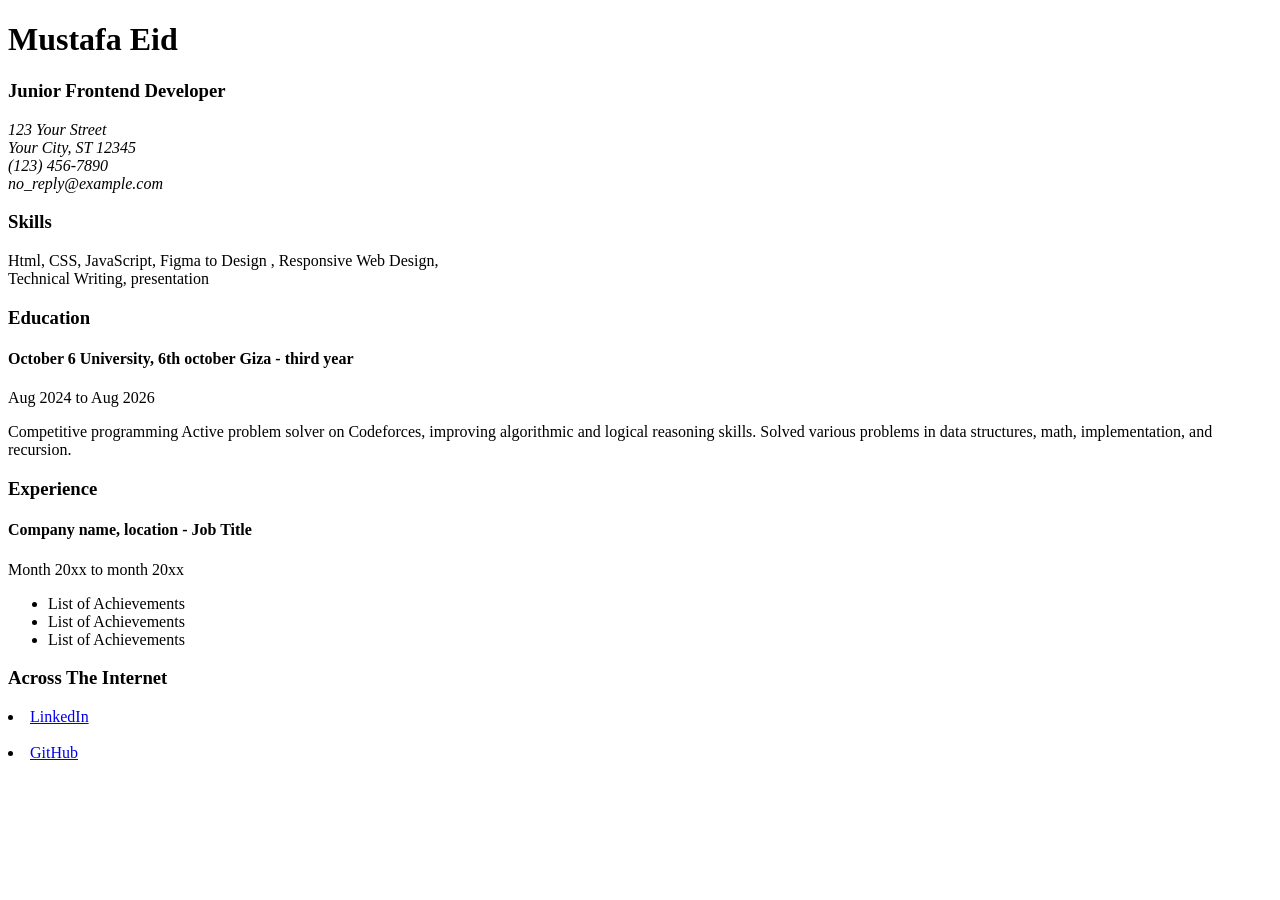
<file: 01-Single-Page CV/index.html>
<!doctype html>
<html lang="en">
  <head>
    <meta charset="UTF-8" />
    <meta name="viewport" content="width=device-width, initial-scale=1.0" />

    <!-- SEO Meta Tags -->
    <title> Mustafa Eid | Junior Frontend Developer </title>
    <meta name="description" content="A single-page CV created using only HTML.">

    <!-- Open Graph Meta Tags -->
    <meta property="og:title" content=" CV (Curriculum Vitae) ">
    <meta property="og:description" content="single-page CV using only HTML"/>
    <meta property="og:image" content="https://www.webyes.com/wp-content/uploads/2026/05/meta-tags-seo.webp" />
    <meta property="og:url" content="https://github.com/Mustafa-eidd/Single-Page-CV"/>
    <meta property="og:type" content="website">

    <!-- Favicon -->
    <link rel="icon" href="media/favicon.png" type="image/png">
  </head>

  <body>
    <header>
      <h1>Mustafa Eid</h1>
      <h3>Junior Frontend Developer</h3>
    </header>

    <main>
      <address>
      123 Your Street <br>
      Your City, ST 12345 <br>
      (123) 456-7890 <br>
      no_reply@example.com
      </address>

      <section class="skills">
        <h3>Skills</h3>
        <p>
          Html, CSS, JavaScript, Figma to Design ,
          Responsive Web Design, <br> Technical Writing, presentation
        </p>
      </section>

      <section class="Education">
        <h3>Education</h3>
        <h4>October 6 University, 6th october Giza - third year</h4>
        <p>Aug 2024 to Aug 2026</p>
        <p>
          Competitive programming Active problem solver on Codeforces,
           improving algorithmic and logical reasoning skills. Solved 
           various problems in data structures, math, implementation,
            and recursion.
        </p>
      </section>

      <section class="Experience">
        <h3>Experience</h3>
        <h4>Company name, location - Job Title</h4>
        <p>Month 20xx to month 20xx</p>
        <ul>
          <li>List of Achievements</li>
          <li>List of Achievements</li>
          <li>List of Achievements</li>
        </ul>
      </section>

      <section class="internet">
        <h3>Across The Internet</h3>
      <li><a href="https://www.linkedin.com/in/mustafa-eidd/?lipi=urn%3Ali%3Apage%3Ad_flagship3_profile_view_base%3BZFVIhQARSXWqjtgCyqbQBg%3D%3D" target="_blank">LinkedIn</a></li><br>
      <li><a href="https://github.com/Mustafa-eidd" target="_blank">GitHub</a></li><br>
      </section>
    </main>
    
  </body>
</html>
</file>
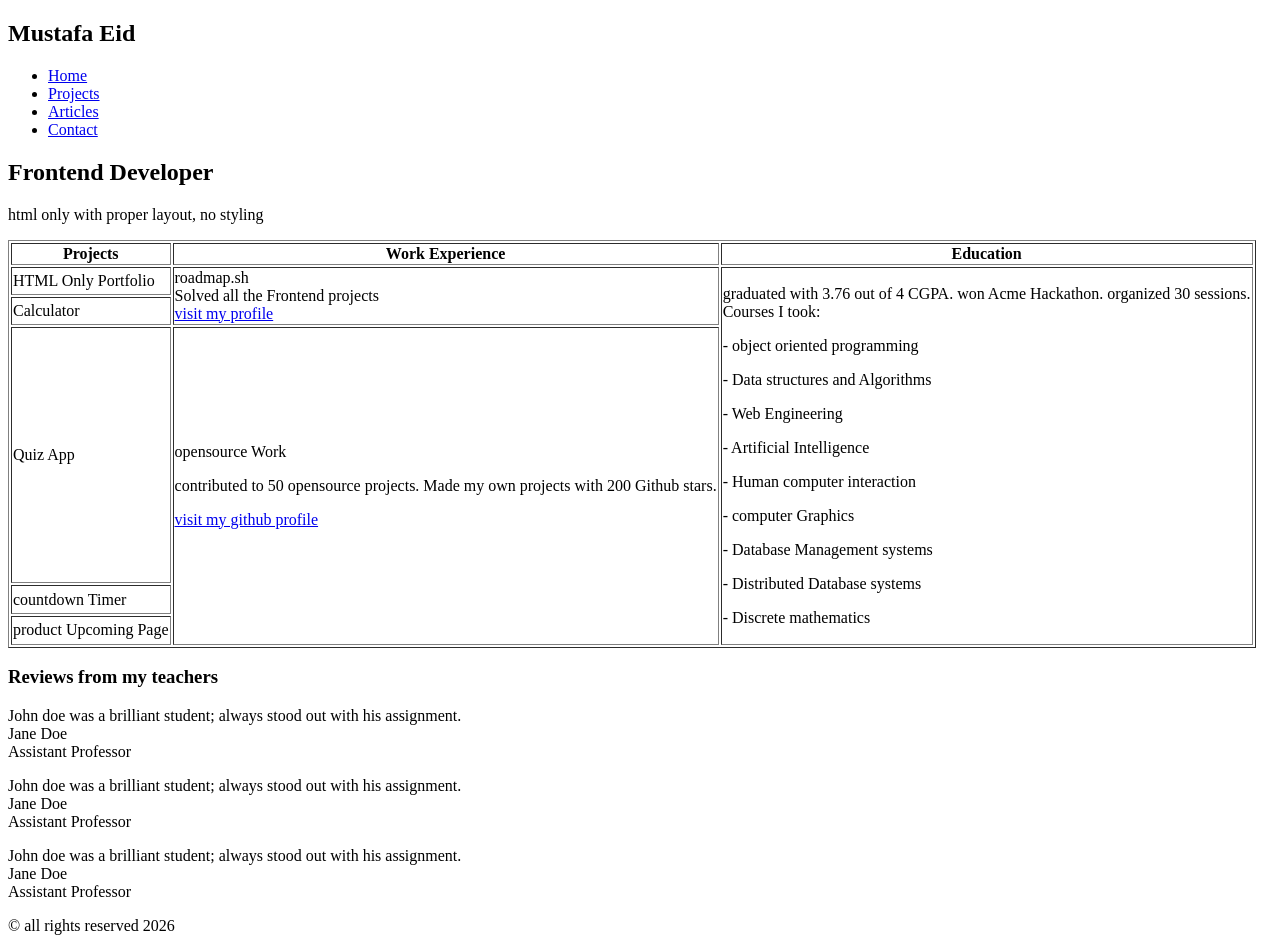
<file: 02-Basic HTML Website/index.html>
<!DOCTYPE html>
<html lang="en">
<head>
    <meta charset="UTF-8">
    <meta name="viewport" content="width=device-width, initial-scale=1.0">

    <!-- SEO Meta Tags -->
     <title>Basic HTML Website</title>
     <meta name="description" content="create a simple HTML-only website with multiple pages.">

     <!-- Open Graph Meta Tags -->
      <meta property="og:title" content="Basic HTML Website">
      <meta property="og:description" content="Create simple HTML only website with multiple pages.">
      <meta property="og:image" content="https://www.webyes.com/wp-content/uploads/2026/05/meta-tags-seo.webp" />
      <meta property="og:url" content="https://roadmap.sh/projects/basic-html-website">
      <meta property="og:type" content="website">

      
</head>
<body>
    <nav>
        <h1>Mustafa Eid</h1>
        <ul>
            <li><a href="index.html" target="_blank">Home</a></li>
            <li><a href="#" target="_blank">Projects</a></li>
            <li><a href="#" target="_blank">Articles</a></li>
            <li><a href="contact.html" target="_blank">Contact</a></li>
        </ul>
    </nav>

    <header>
        <h2>Frontend Developer</h2>
        <p>html only with proper layout, no styling</p>
    </header>

    <main>
        <table border="1">
            <tr>
                <th>Projects</th>
                <th>Work Experience</th>
                <th>Education</th>
            </tr>
            <tr>
                <td>HTML Only Portfolio</td>
                <td rowspan="2">roadmap.sh <br>Solved all the Frontend projects <br><a href="#">visit my profile</a></td>
                <td rowspan="5"><p>graduated with 3.76 out of 4 CGPA. won Acme Hackathon. organized 30 sessions. <br>
                     Courses I took: <br>
                     <p>- object oriented programming</p>
                     <p>- Data structures and Algorithms</p>
                     <p>- Web Engineering</p>
                     <p>- Artificial Intelligence</p>
                     <p>- Human computer interaction</p>
                     <p>- computer Graphics</p>
                     <p>- Database Management systems</p>
                     <p>- Distributed Database systems</p>
                     <p>- Discrete mathematics</p>
                </td>
            </tr>
            <tr>
                <td>Calculator</td>
            </tr>
            <tr>
                <td>Quiz App</td>
                <td rowspan="3">opensource Work <br>
                     <p>contributed to 50 opensource projects. Made my own projects with 200 Github stars.</p>
                     <a href="#">visit my github profile</a>
                </td>                
            </tr>
            <tr>
                <td>countdown Timer</td>
            </tr>
            <tr>
                <td>product Upcoming Page</td>                
            </tr>
        </table>

        <section>
            <h3>Reviews from my teachers</h3>
            <article class="art-1">
                <p class="Review-1">
                  John doe was a brilliant student; always stood 
                  out with his assignment.
                  <br>
                  Jane Doe <br>
                  Assistant Professor  
                </p>
            </article>
            <article class="art-2">
                <p class="Review-2">
                  John doe was a brilliant student; always stood 
                  out with his assignment.
                  <br>
                  Jane Doe <br>
                  Assistant Professor  
                </p>
            </article>
            <article class="art-3">
                <p class="Review-3">
                  John doe was a brilliant student; always stood 
                  out with his assignment.
                  <br>
                  Jane Doe <br>
                  Assistant Professor  
                </p>
            </article>                        
        </section>
    </main>
    <footer>
        <p class="copyright">
            &copy; all rights reserved 2026
        </p>
    </footer>
</body>
</html>
</file>
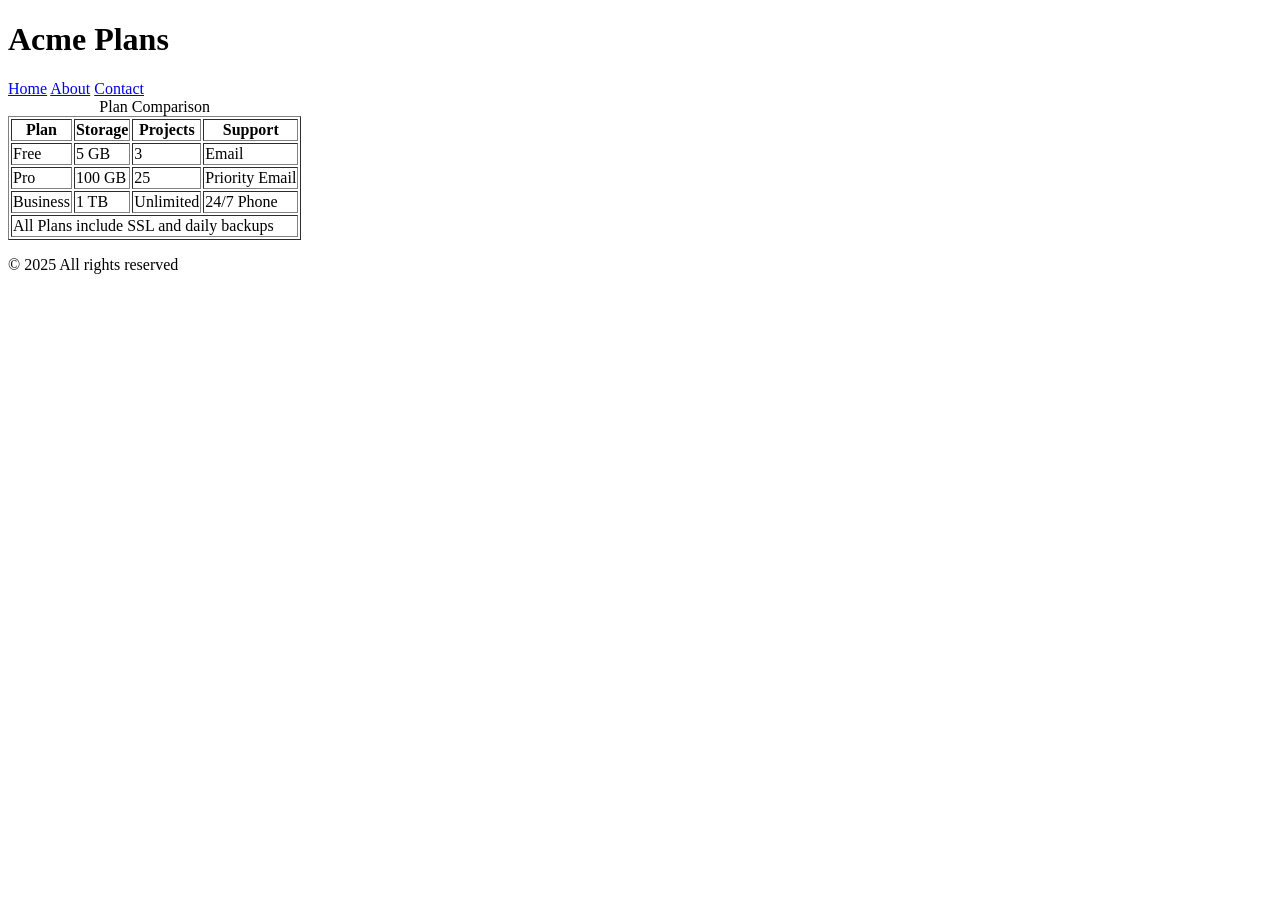
<file: 03-Pricing Comparison Table/index.html>
<!DOCTYPE html>
<html lang="en">
<head>
    <meta charset="UTF-8">
    <meta name="viewport" content="width=device-width, initial-scale=1.0">

    <!-- SEO Meta Tags  -->
    <title>Pricing Comparison Table</title>
    <meta name="description" content="The goal of this project is to teach you how to display structured data in HTML using a real, accessible table.">
    
</head>
<body>
    <header>
        <h1>Acme Plans</h1>
        <nav>
            <a href="#">Home</a>
            <a href="#">About</a>
            <a href="#">Contact</a>
        </nav>
    </header>

    <main>
        <table border="1">
            <caption>Plan Comparison</caption>
            <thead>
                <th>Plan</th>
                <th>Storage</th>
                <th>Projects</th>
                <th>Support</th>
            </thead>
            <tbody>
                <tr>
                    <td>Free</td>
                    <td>5 GB</td>
                    <td>3</td>
                    <td>Email</td>
                </tr>

                <tr>
                    <td>Pro</td>
                    <td>100 GB</td>
                    <td>25</td>
                    <td>Priority Email</td>
                </tr>

                <tr>
                    <td>Business</td>
                    <td>1 TB</td>
                    <td>Unlimited</td>
                    <td>24/7 Phone</td>
                </tr>
            </tbody>

            <tfoot>
                <tr>
                    <td colspan="4">All Plans include SSL and daily backups</td>
                </tr>
            </tfoot>
        </table>
    </main>

    <footer>
        <p>&copy; 2025 All rights reserved</p>
    </footer>
</body>
</html>
</file>
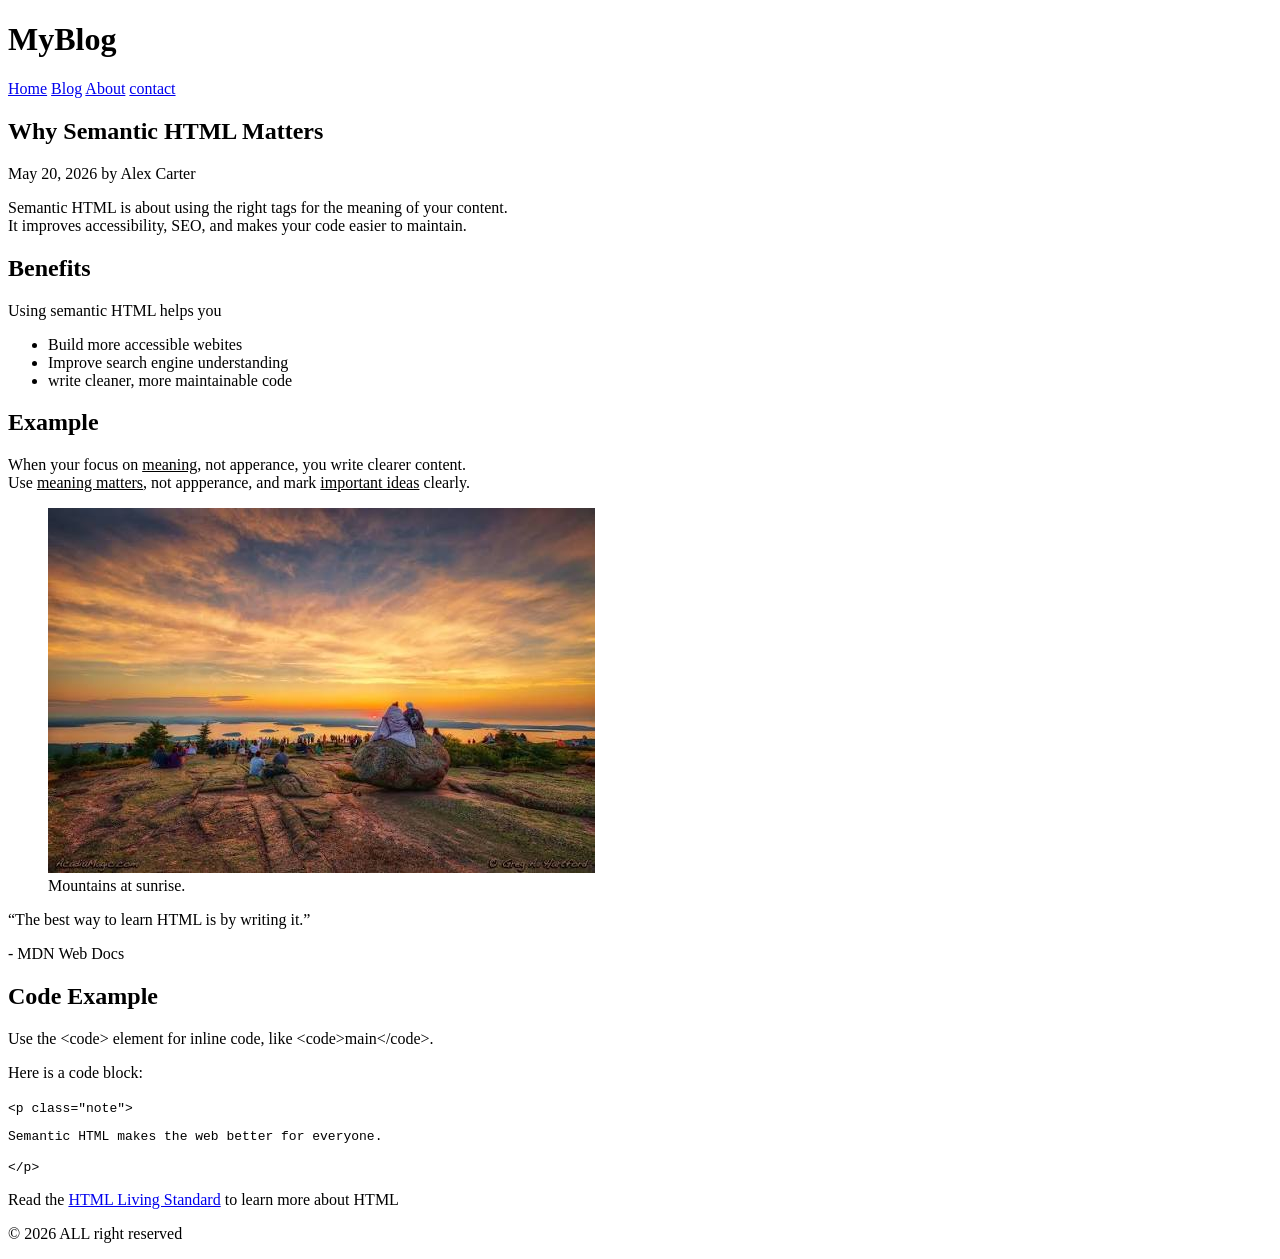
<file: 04-Blog Post Page/index.html>
<!DOCTYPE html>
<html lang="en">
<head>
    <meta charset="UTF-8">
    <meta name="viewport" content="width=device-width, initial-scale=1.0">
    
    <!-- SEO Meta Tags  -->
    <title>Blog Post Page</title>
    <meta name="description" content="Build a single semantic HTML blog post with proper text elements, links, and a figure.">
</head>
<body>
    <header>
        <h1>MyBlog</h1>
        <nav>
            <a href="#">Home</a>
            <a href="#">Blog</a>
            <a href="#">About</a>
            <a href="#">contact</a>
        </nav>
    </header>

    <main>
        <article class="Semantic-HTML">
            <h2>Why Semantic HTML Matters</h3>
            <p>May 20, 2026 by Alex Carter</p>
            <p>Semantic HTML is about using the right tags for the meaning of your content. <br>
                It improves accessibility, SEO, and makes your code easier to maintain.
            </p>            
        </article>

        <section class="Benefits">
            <h2>Benefits</h2>
            <p>Using semantic HTML helps you</p>
            <ul>
                <li>Build more accessible webites</li>
                <li>Improve search engine understanding</li>
                <li>write cleaner, more maintainable code</li>
            </ul>
        </section>

        <section class="Example">
            <h2>Example</h2>
            <P>When your focus on <u>meaning</u>, not apperance, you write clearer content. <br>
               Use <u>meaning matters</u>, not appperance, and mark <u>important ideas</u> clearly.  
            </P>
            <figure>
                <img src="images/images.jfif" alt="Mountains at sunrise">
                <figcaption>Mountains at sunrise.</figcaption>
            </figure>
            <q>The best way to learn HTML is by writing it.</q>
            <p>- MDN Web Docs</p>
        </section>

        <section class="Code-sample">
            <h2>Code Example</h2>
            <p>Use the &lt;code&gt; element for inline code, like &lt;code&gt;main&lt;/code&gt;.</p>
            <p>Here is a code block:</p>
                <code>
                    &lt;p class="note"&gt;
                    <p>Semantic HTML makes the web better for everyone.</p>
                    &lt;/p&gt;
                </code>
        </section>

        <section class="Leran">
            <p> Read the 
               <a href="https://roadmap.sh/projects/blog-post-page">HTML Living Standard</a>
               to learn more about HTML
            </p>
        </section>
    </main>

    <footer>
        <p>&copy; 2026 ALL right reserved</p>
    </footer>
</body>
</html>
</file>
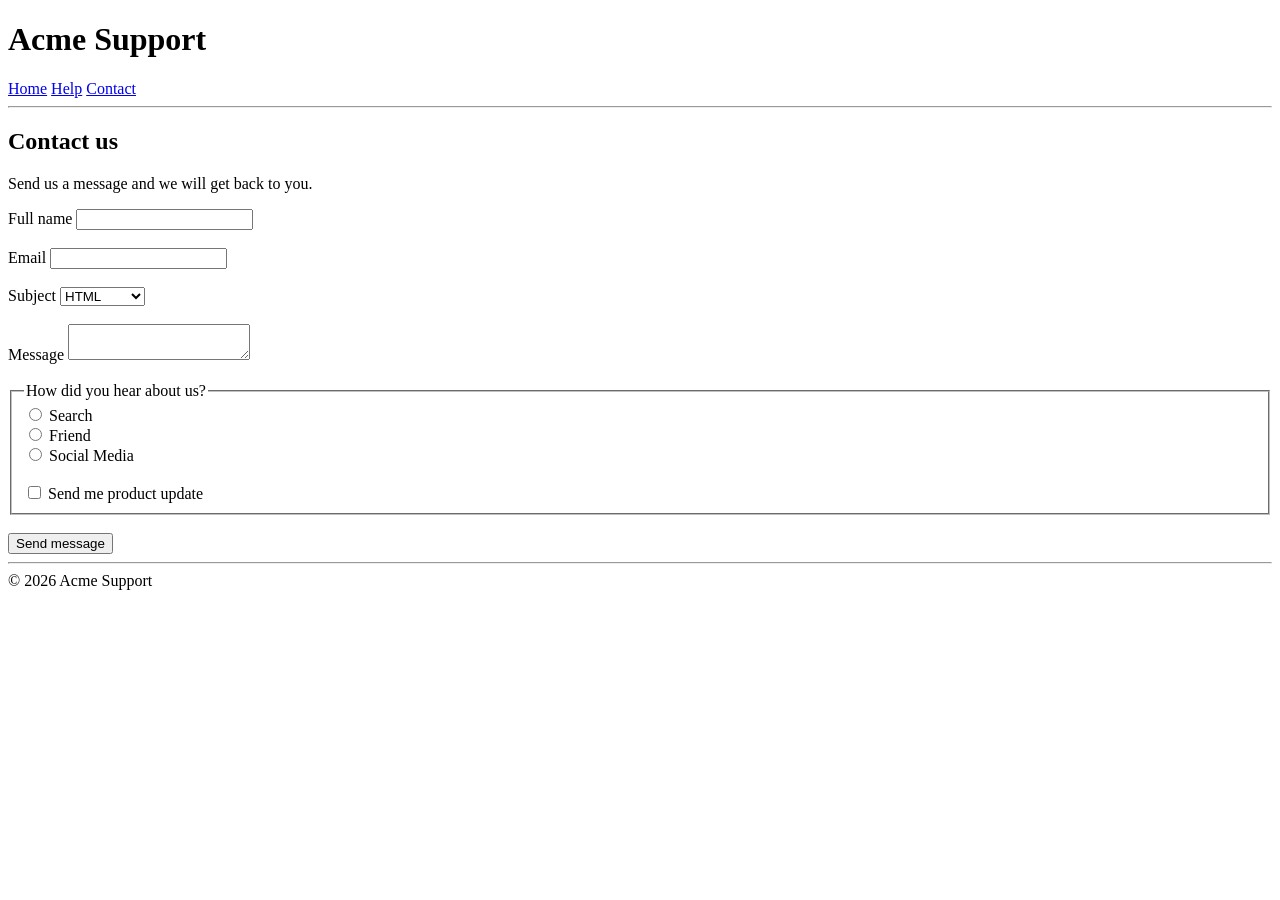
<file: 05-Contact Form/index.html>
<!DOCTYPE html>
<html lang="en">
<head>
    <meta charset="UTF-8">
    <meta name="viewport" content="width=device-width, initial-scale=1.0">
    
    <!-- SEO Meta Tags -->
    <title>Contact Form</title>
    <meta
    name="description"

    content="Build an accessible HTML contact form with real labels,
     grouped controls, and browser validation."
    >
</head>
<body>
    <header>
        <h1>Acme Support</h1>
        
        <nav>
            <a href="#">Home</a>
            <a href="#">Help</a>
            <a href="#">Contact</a>
        </nav>
        <hr>
    </header>

    <main>
        <section class="form">
            <h2>Contact us</h2>
            <p>Send us a message and we will get back to you.</p>

            <form action="" method="post">
                <label for="full-name">Full name</label>
                <input type="text" name="name" id="full-name" required>
                
                <br><br>
                
                <label for="email">Email</label>
                <input type="email" name="email" id="email" required>

                <br><br>

                <label for="subject">Subject</label>
                <select name="subject" id="subject" >
                    <option value="HTML">HTML</option>
                    <option value="CSS">CSS</option>
                    <option value="JavaScript">JavaScript</option>
                </select>

                <br><br>

                <label for="message">Message</label>
                <textarea name="message" id="message" required minlength="20"></textarea>

                <br><br>

                <fieldset>
                    <legend>How did you hear about us?</legend>
                    <input type="radio" id="search">
                    <label for="search">Search</label>
                    <br>
                    <input type="radio" id="friend">
                    <label for="friend">Friend</label>
                    <br>
                    <input type="radio" id="social">
                    <label for="social">Social Media</label>
                    <br><br>
                    <input type="checkbox" id="send">
                    <label for="send">Send me product update</label>
                </fieldset>
                <br>
                <input type="submit" value="Send message">
                <hr>
            </form>
        </section>
    </main>

    <footer>
        &copy; 2026 Acme Support
    </footer>
</body>
</html>
</file>
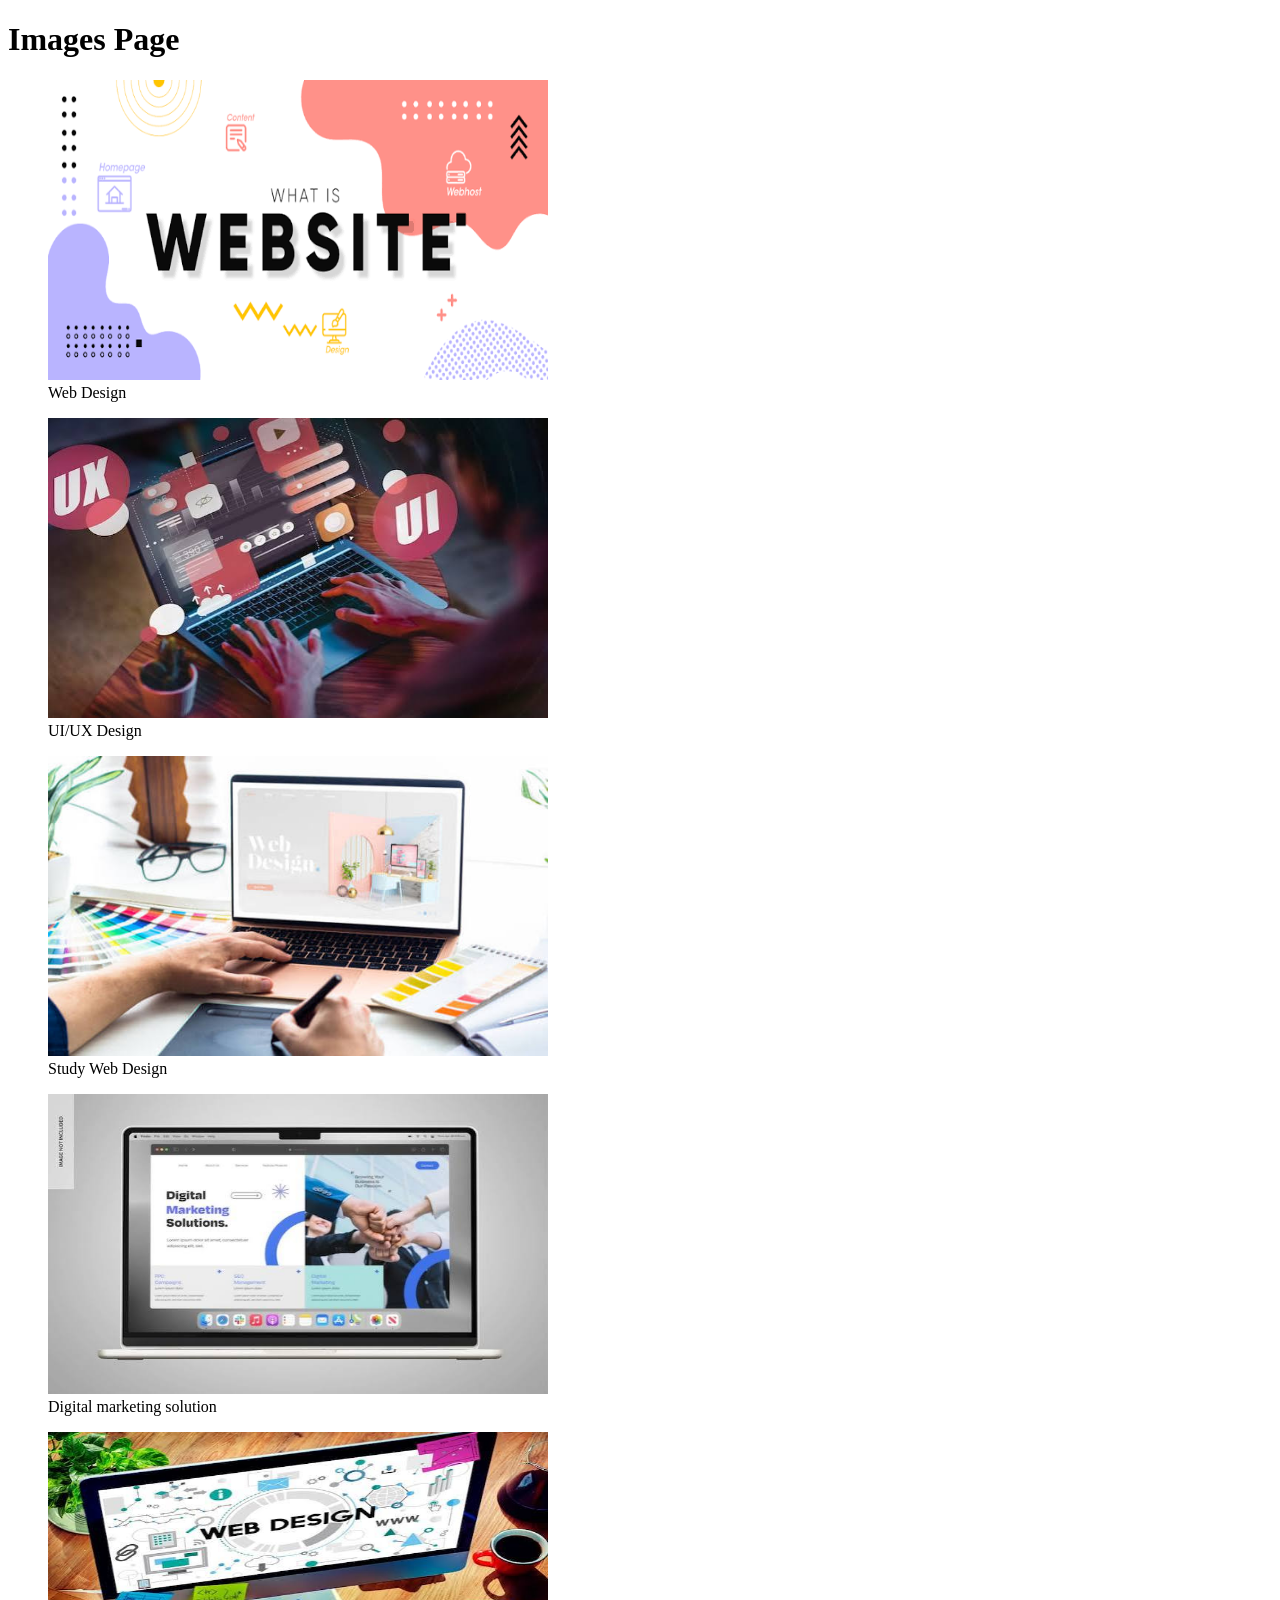
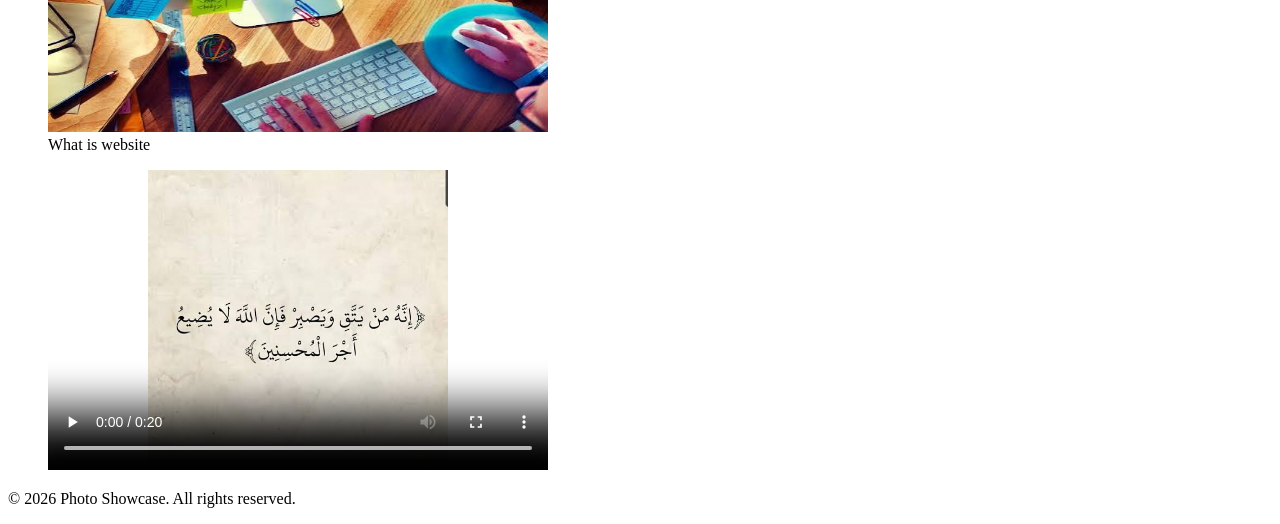
<file: 06-Photo Showcase/index.html>
<!DOCTYPE html>
<html lang="en">
<head>
    <meta charset="UTF-8">
    <meta name="viewport" content="width=device-width, initial-scale=1.0">
    
    <!-- SEO Meta Tags  -->
    <title>Photo Showcase</title>
    <meta name="description" 
    content="Build an HTML photo showcase page with proper alt text, 
    figures with captions, and an embedded video."
    >
</head>
<body>
    <header>
        <h1>Images Page</h1>
    </header>

    <main>
        <figure>
            <img src="media/images.png" alt="image web design" width="500" height="300">
            <figcaption>Web Design</figcaption>
        </figure>
        <figure>
            <img src="media/images (1).jfif" alt="UI/UX Design" width="500" height="300">
            <figcaption>UI/UX Design</figcaption>
        </figure>
        <figure>
            <img src="media/images (2).jfif" alt="Web Design" width="500" height="300">
            <figcaption>Study Web Design</figcaption>
        </figure>
        <figure>
            <img src="media/images (3).jfif" alt="Digital marketing solution" width="500" height="300">
            <figcaption>Digital marketing solution</figcaption>
        </figure>
        <figure>
            <img src="media/images.jfif" alt="What is website" width="500" height="300">
            <figcaption>What is website</figcaption>
        </figure>
        <figure>
            <video src="media/video_2026-08-23_18-14-57.mp4" controls width="500" height="300" poster="media/images (4).jfif"></video>
        </figure>
    </main>
    <footer>
        <p>
            &copy; 2026 Photo Showcase. All rights reserved.
        </p>
    </footer>    
</body>
</html>
</file>
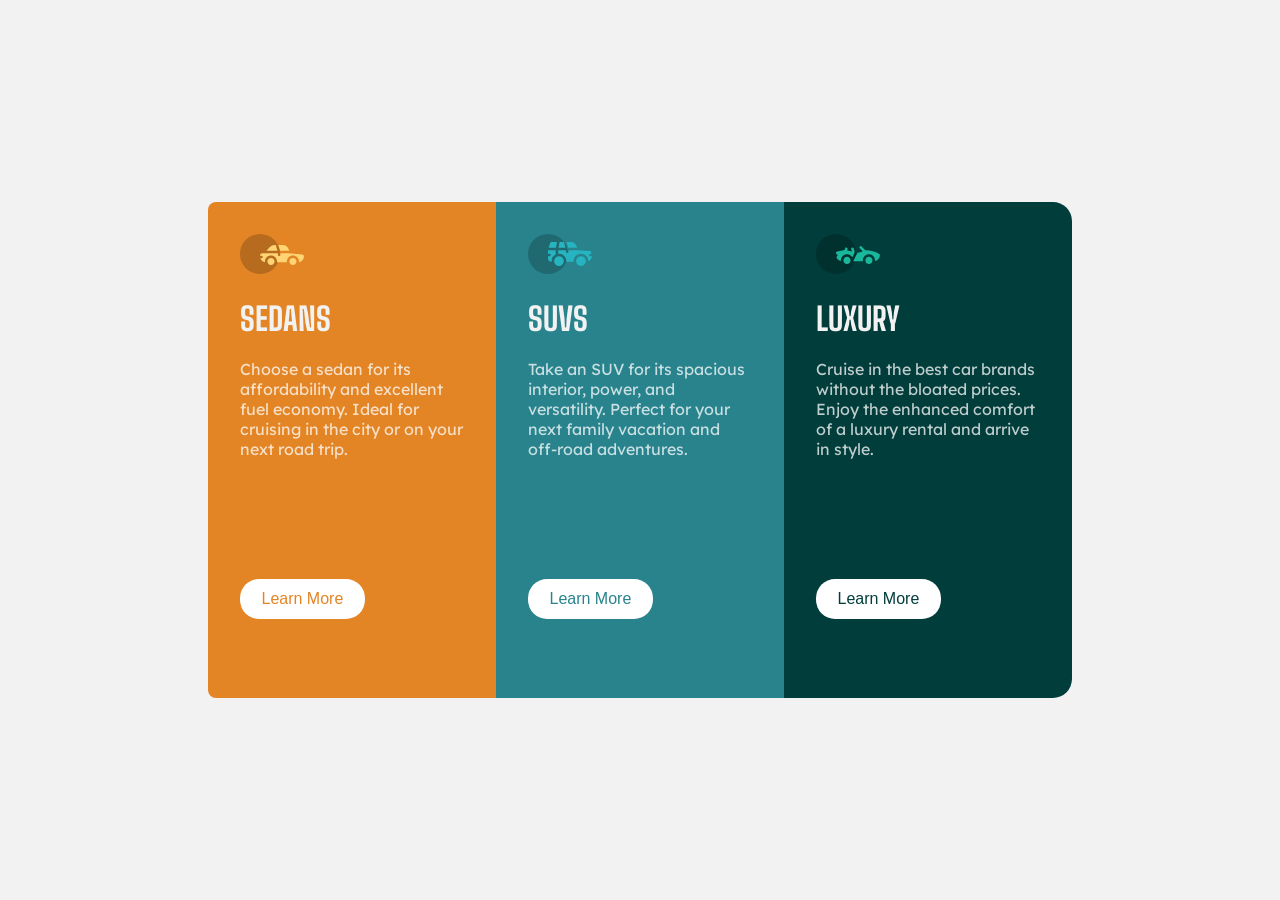
<file: 08-column preview card component/index.html>
<!doctype html>
<html lang="en">
  <head>
    <meta charset="UTF-8" />
    <meta name="viewport" content="width=device-width, initial-scale=1.0" />
    <title>column preview card component</title>
    <link rel="stylesheet" href="CSS/style.css" />
    <link
      rel="icon"
      type="image/png"
      sizes="32x32"
      href="images/favicon-32x32.png"
    />
    <link rel="preconnect" href="https://fonts.googleapis.com" />
    <link rel="preconnect" href="https://fonts.gstatic.com" crossorigin />
    <link
      href="https://fonts.googleapis.com/css2?family=Lexend+Deca:wght@100..900&display=swap"
      rel="stylesheet"
    />
    <link rel="preconnect" href="https://fonts.googleapis.com" />
    <link rel="preconnect" href="https://fonts.gstatic.com" crossorigin />
    <link
      href="https://fonts.googleapis.com/css2?family=Big+Shoulders:opsz@10..72&display=swap"
      rel="stylesheet"
    />
  </head>
  <body>
    <main>
      <div class="cards">
        <div class="card-1">
          <img
            
            src="images/icon-sedans.svg"
            alt="icon-sedans"
          />
          <h2>SEDANS</h2>
          <p>
            Choose a sedan for its affordability and excellent fuel economy.
            Ideal for cruising in the city or on your next road trip.
          </p>
          <button class="btn-1">Learn More</button>
        </div>

        <div class="card-2">
          <img
            src="images/icon-suvs.svg"
            alt="icon-suvs"
          />
          <h2>SUVS</h2>
          <p>
            Take an SUV for its spacious interior, power, and versatility.
            Perfect for your next family vacation and off-road adventures.
          </p>
          <button class="btn-2">Learn More</button>
        </div>

        <div class="card-3">
          <img
            src="images/icon-luxury.svg"
            alt="icon-luxury"
          />
          <h2>LUXURY</h2>
          <p>
            Cruise in the best car brands without the bloated prices. Enjoy the
            enhanced comfort of a luxury rental and arrive in style.
          </p>
          <button class="btn-3">Learn More</button>
        </div>
      </div>
    </main>
  </body>
</html>
</file>
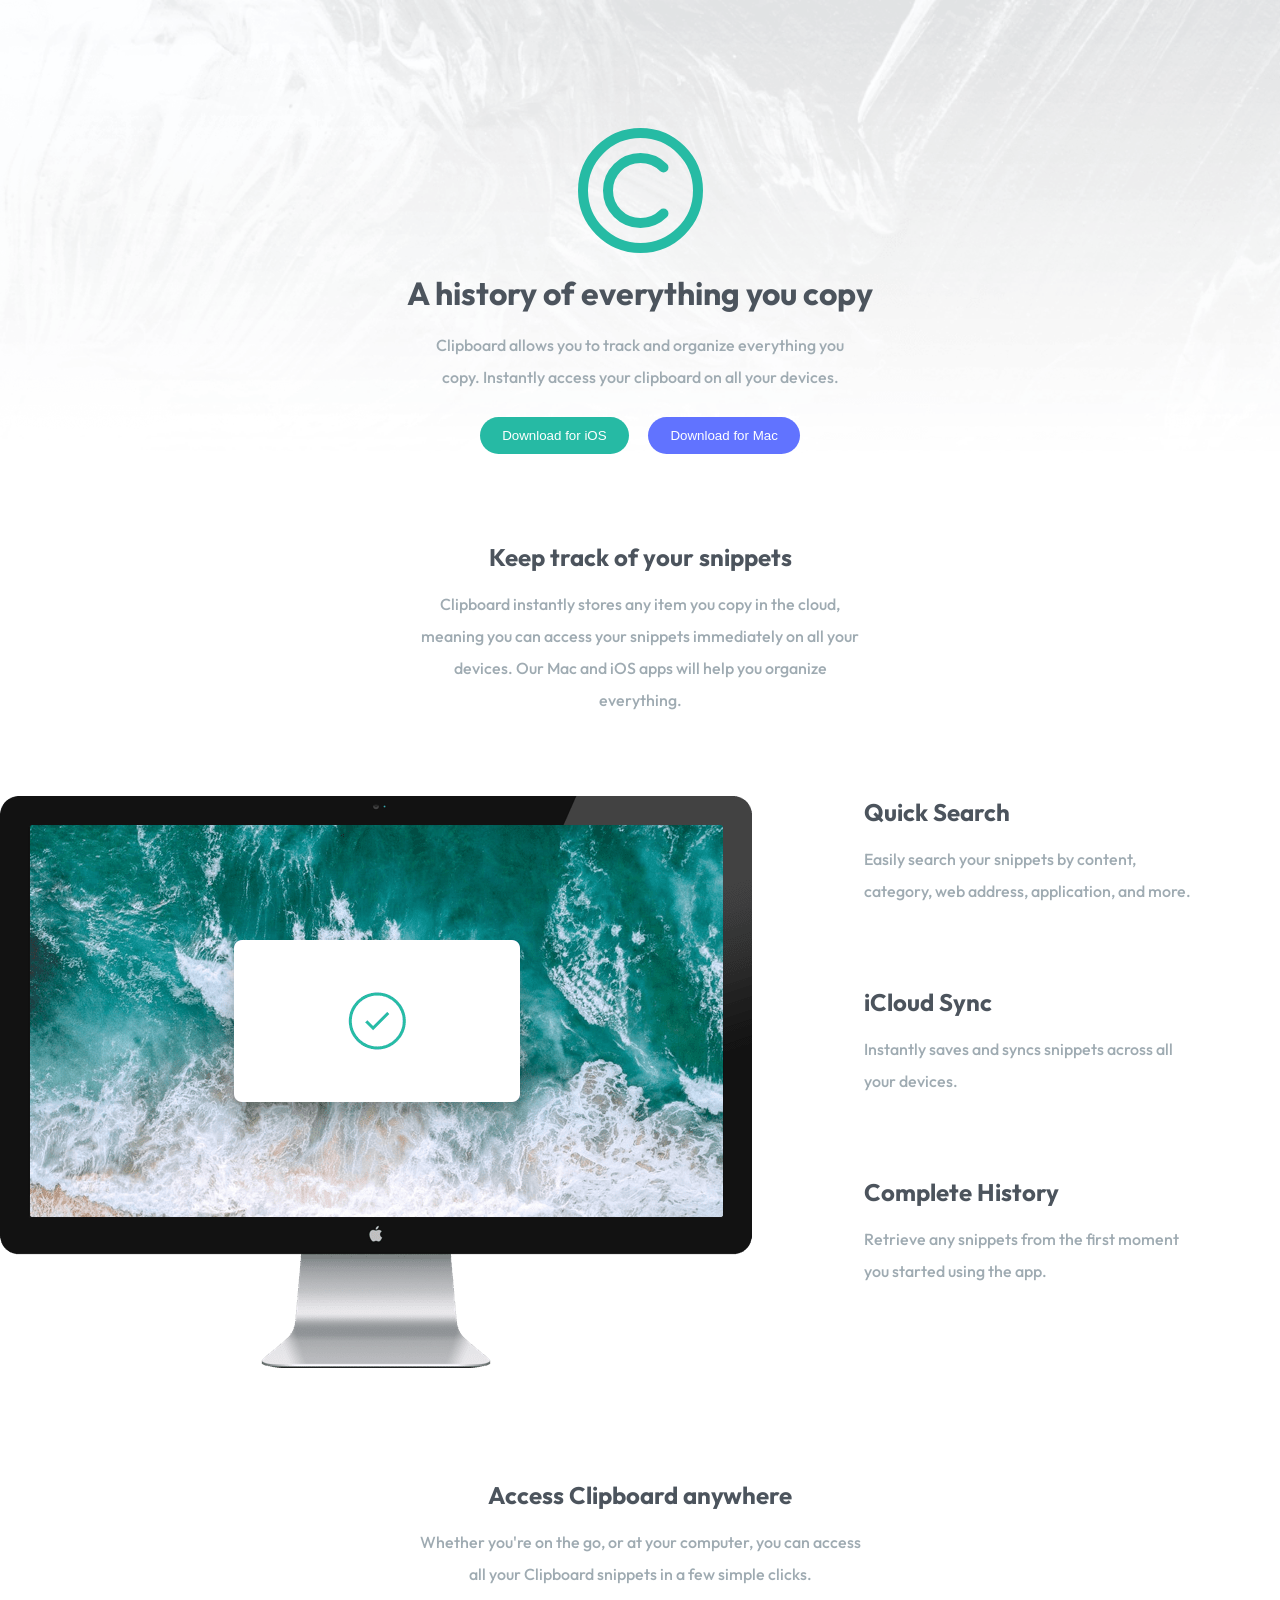
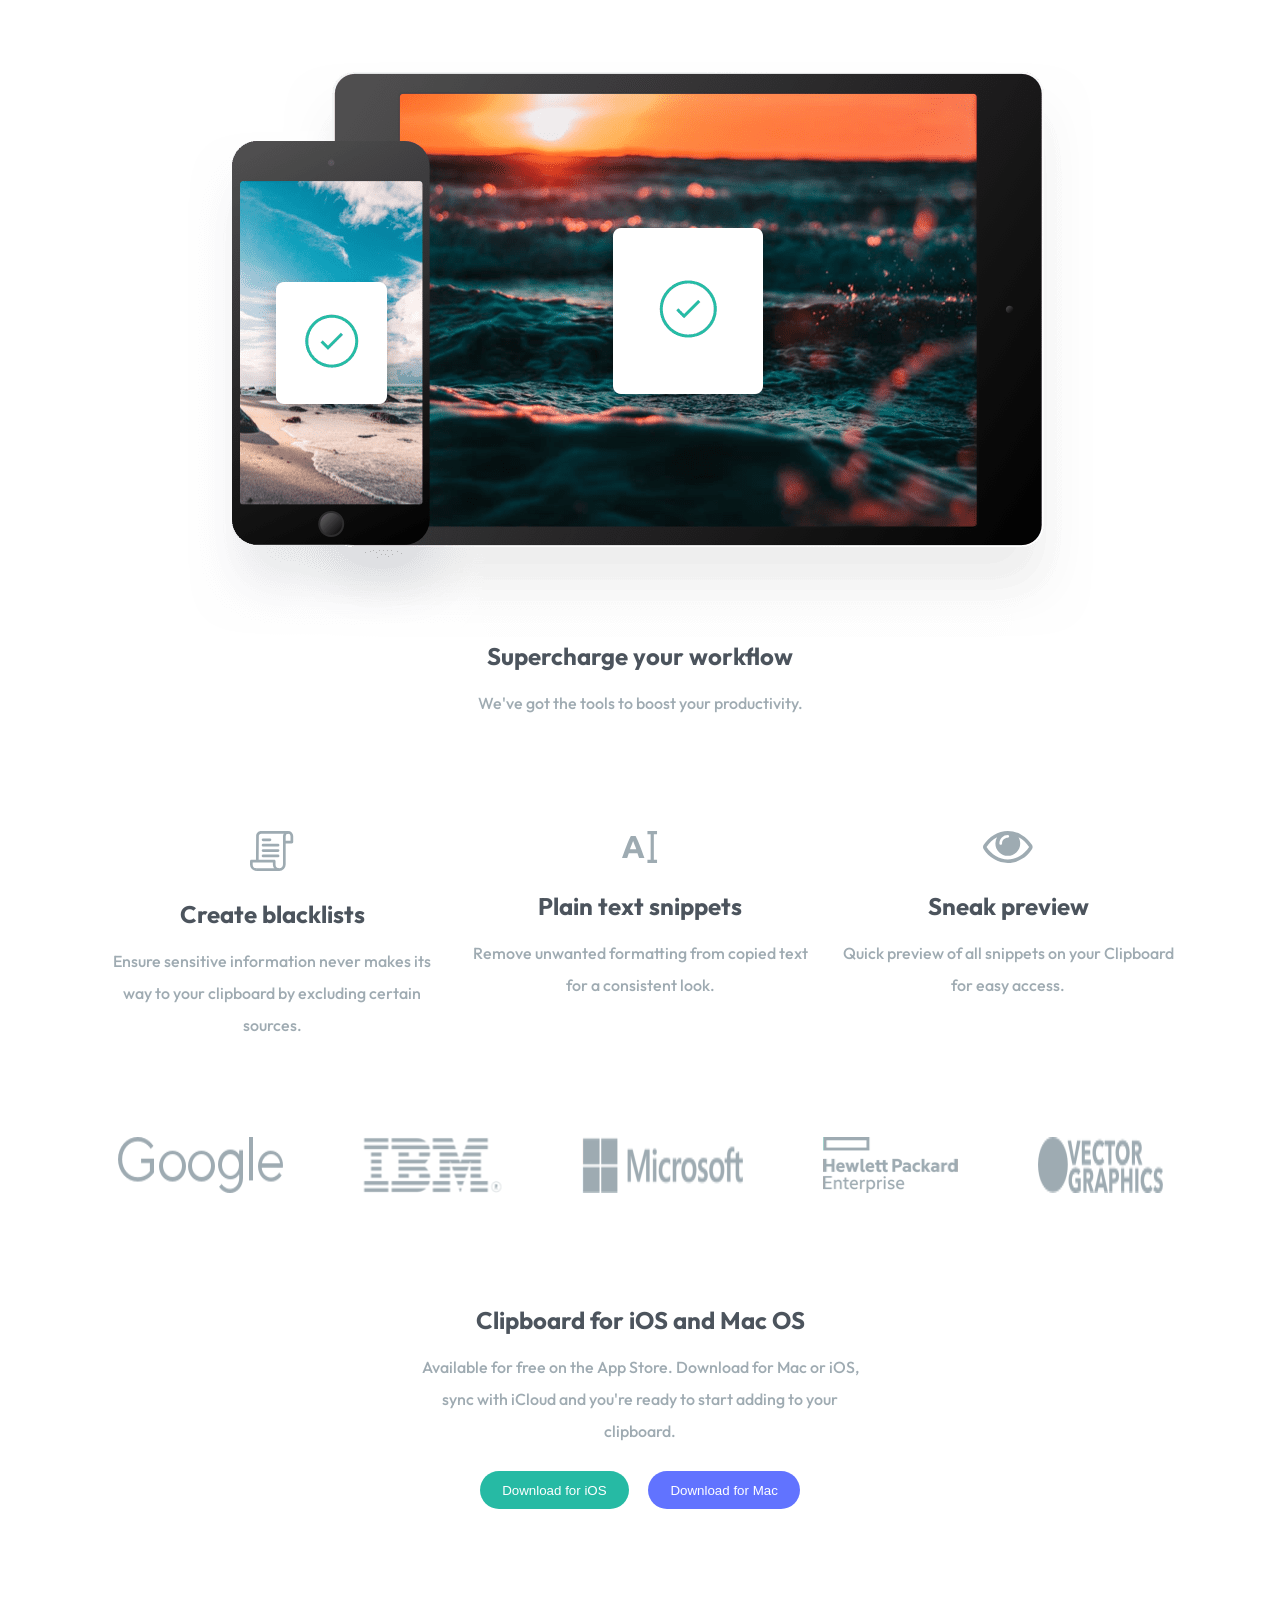
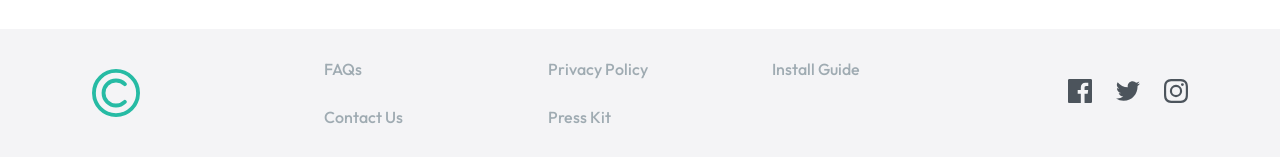
<file: 10-clipboard-landing-page-master/index.html>
<!doctype html>
<html lang="en">
  <head>
    <meta charset="UTF-8" />
    <meta name="viewport" content="width=device-width, initial-scale=1.0" />
    <title>Clipboard landing page</title>
    <link rel="stylesheet" href="CSS/style.css" />
    <link
      rel="shortcut icon"
      href="images/favicon-32x32.png"
      type="image/png"
    />
    <link rel="preconnect" href="https://fonts.googleapis.com" />
    <link rel="preconnect" href="https://fonts.gstatic.com" crossorigin />
    <link
      href="https://fonts.googleapis.com/css2?family=Bai+Jamjuree:ital,wght@0,200;0,300;0,400;0,500;0,600;0,700;1,200;1,300;1,400;1,500;1,600;1,700&family=Outfit:wght@100..900&display=swap"
      rel="stylesheet"
    />
  </head>
  <body>
    <header>
      <img src="images/logo.svg" alt="logo-image" />
      <h1>A history of everything you copy</h1>
      <p>
        Clipboard allows you to track and organize everything you copy.
        Instantly access your clipboard on all your devices.
      </p>
      <button class="btn-1">Download for iOS</button>
      <button class="btn-2">Download for Mac</button>
    </header>

    <main>
      <section class="intro">
        <h2>Keep track of your snippets</h2>
        <p>
          Clipboard instantly stores any item you copy in the cloud, meaning you
          can access your snippets immediately on all your devices. Our Mac and
          iOS apps will help you organize everything.
        </p>
      </section>

      <section class="text-area">
        <img src="images/image-computer.png" alt="image-computer" />
        <div class="text">
          <h2>Quick Search</h2>
          <p>
            Easily search your snippets by content, category, web address,
            application, and more.
          </p>
          <h2>iCloud Sync</h2>
          <p>Instantly saves and syncs snippets across all your devices.</p>
          <h2>Complete History</h2>
          <p>
            Retrieve any snippets from the first moment you started using the
            app.
          </p>
        </div>
      </section>

      <section class="main-body">
        <h2>Access Clipboard anywhere</h2>
        <p>
          Whether you're on the go, or at your computer, you can access all your
          Clipboard snippets in a few simple clicks.
        </p>
        <img src="images/image-devices.png" alt="image-devices" />
        <h2>Supercharge your workflow</h2>
        <p>We've got the tools to boost your productivity.</p>
      </section>

      <section class="features">
        <div class="card-1">
          <img src="images/icon-blacklist.svg" alt="icon-blacklist" />
          <h2>Create blacklists</h2>
          <p>
            Ensure sensitive information never makes its way to your clipboard
            by excluding certain sources.
          </p>
        </div>
        <div class="card-2">
          <img src="images/icon-text.svg" alt="icon-text" />
          <h2>Plain text snippets</h2>
          <p>
            Remove unwanted formatting from copied text for a consistent look.
          </p>
        </div>
        <div class="card-3">
          <img src="images/icon-preview.svg" alt="icon-preview" />
          <h2>Sneak preview</h2>
          <p>
            Quick preview of all snippets on your Clipboard for easy access.
          </p>
        </div>
      </section>

      <section class="logos">
        <img src="images/logo-google.png" alt="logo-google" />
        <img src="images/logo-ibm.png" alt="logo-ibm" />
        <img src="images/logo-microsoft.png" alt="logo-microsoft" />
        <img src="images/logo-hp.png" alt="logo-hp" />
        <img src="images/logo-vector-graphics.png" alt="logo-vector-graphics" />
      </section>

      <section class="download">
        <h2>Clipboard for iOS and Mac OS</h2>
        <p>
          Available for free on the App Store. Download for Mac or iOS, sync
          with iCloud and you're ready to start adding to your clipboard.
        </p>
        <button class="btn-1">Download for iOS</button>
        <button class="btn-2">Download for Mac</button>
      </section>
    </main>

    <footer>
      <img src="images/logo.svg" alt="logo" />
      <nav>
        <a href="#">FAQs</a>
        <a href="#">Contact Us</a>
        <a href="#">Privacy Policy</a>
        <a href="#">Press Kit</a>
        <a href="#">Install Guide</a>
      </nav>
      <div class="icons">
        <a href="#"
          ><img src="images/icon-facebook.svg" alt="icon-facebook"
        /></a>
        <a href="#"><img src="images/icon-twitter.svg" alt="icon-twitter" /></a>
        <a href="#"
          ><img src="images/icon-instagram.svg" alt="icon-instagram"
        /></a>
      </div>
    </footer>
  </body>
</html>
</file>
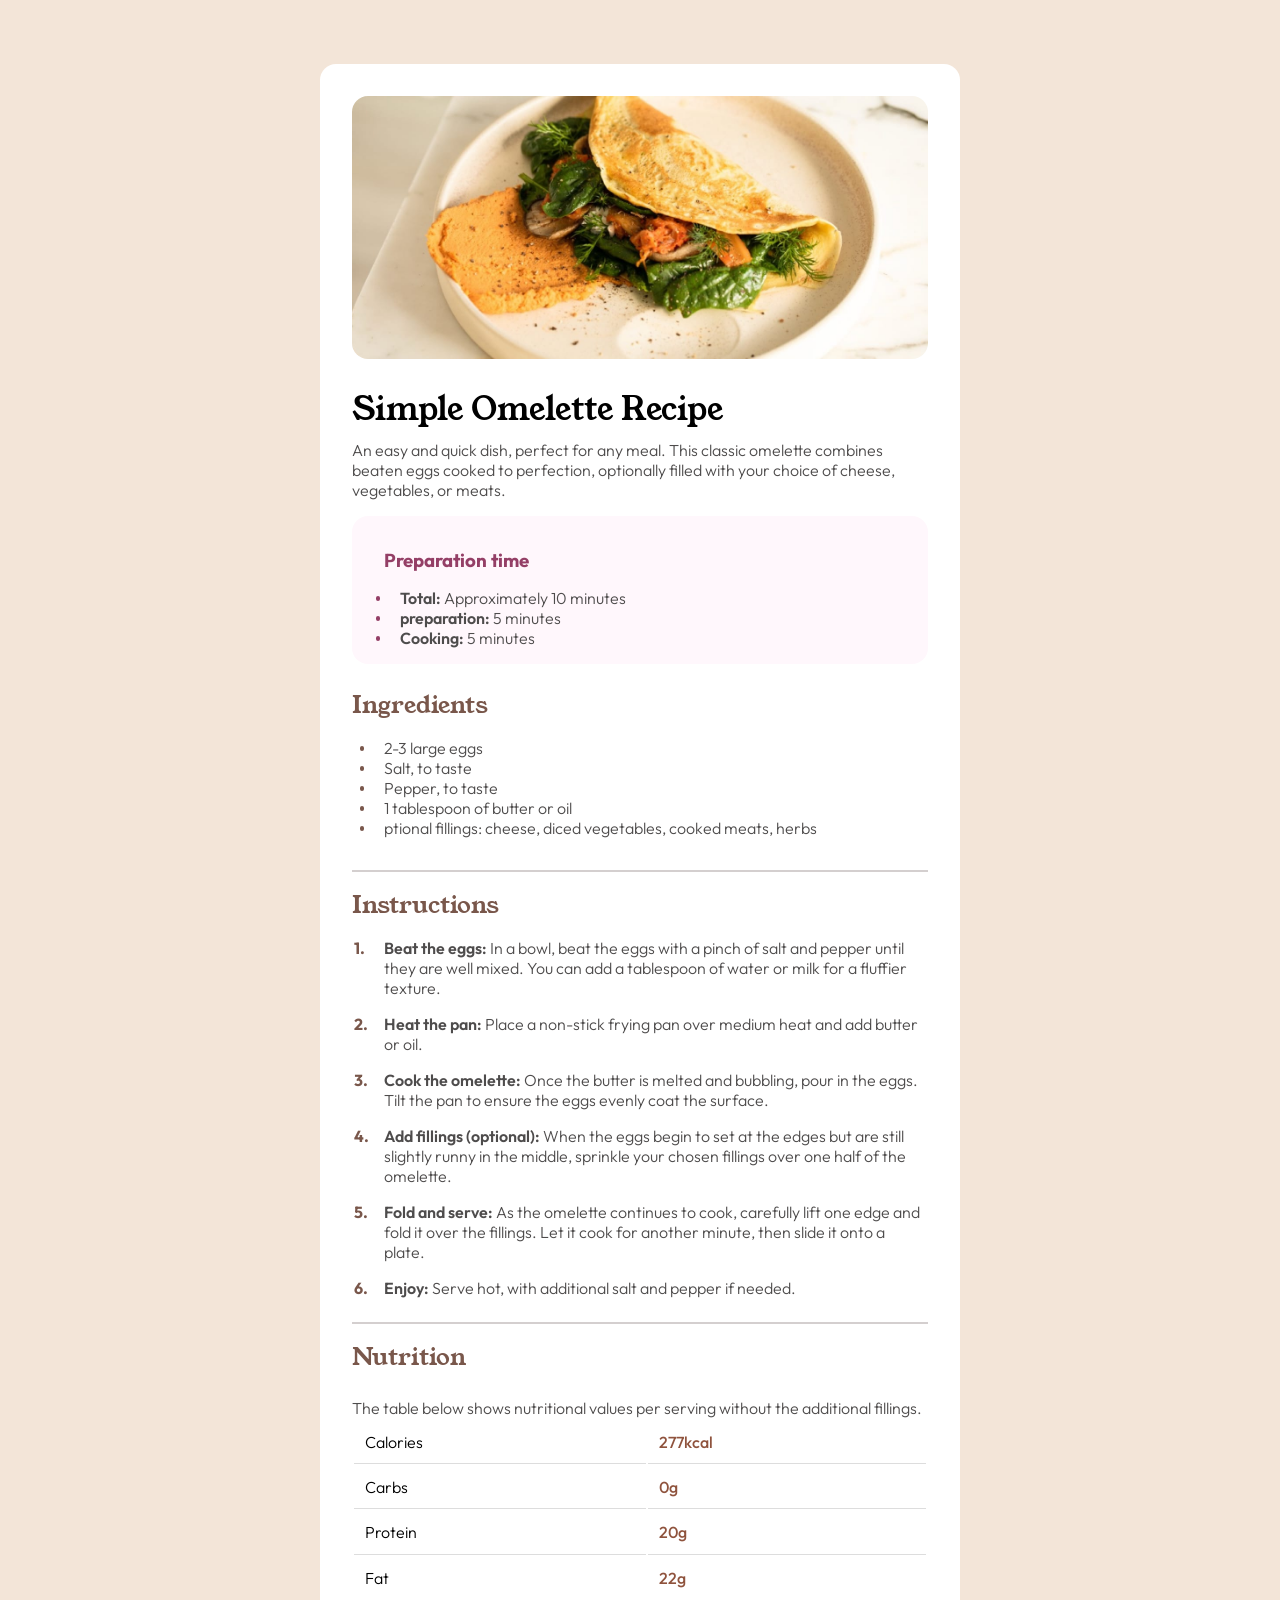
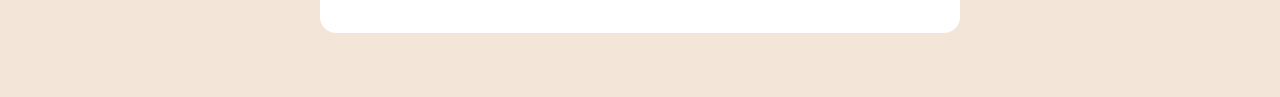
<file: 09-recipe-page-main/Recipe page/index.html>
<!doctype html>
<html lang="en">
  <head>
    <meta charset="UTF-8" />
    <meta name="viewport" content="width=device-width, initial-scale=1.0" />
    <title>Recipe page</title>
    <link rel="stylesheet" href="CSS/style.css">
    <link
      rel="shortcut icon"
      href="assets/images/favicon-32x32.png"
      type="image/png"
    />
    <link rel="preconnect" href="https://fonts.googleapis.com" />
    <link rel="preconnect" href="https://fonts.gstatic.com" crossorigin />
    <link
      href="https://fonts.googleapis.com/css2?family=Outfit:wght@100..900&display=swap"
      rel="stylesheet"
    />
    <link rel="preconnect" href="https://fonts.googleapis.com">
    <link rel="preconnect" href="https://fonts.gstatic.com" crossorigin>
    <link href="https://fonts.googleapis.com/css2?family=Young+Serif&display=swap" rel="stylesheet">
  </head>
  <body>
    <div class="container">
      <img src="assets/images/image-omelette.jpeg" alt="image-omelette" />
      <h1>Simple Omelette Recipe</h1>
      <p>
        An easy and quick dish, perfect for any meal. This classic omelette
        combines beaten eggs cooked to perfection, optionally filled with your
        choice of cheese, vegetables, or meats.
      </p>
      <ul class="pre-time">
        <h3>Preparation time</h3>
        <li><b>Total:</b> Approximately 10 minutes</li>
        <li><b>preparation:</b> 5 minutes</li>
        <li><b>Cooking:</b> 5 minutes</li>
      </ul>
      <ul class="ingredients">
        <h2>Ingredients</h2>
        <li>2-3 large eggs</li>
        <li>Salt, to taste</li>
        <li>Pepper, to taste</li>
        <li>1 tablespoon of butter or oil</li>
        <li>ptional fillings: cheese, diced vegetables, cooked meats, herbs</li>
      </ul>
      <hr />
      <ol class="instructions">
        <h2>Instructions</h2>
        <li>
          <b>Beat the eggs:</b> In a bowl, beat the eggs with a pinch of salt and
          pepper until they are well mixed. You can add a tablespoon of water or
          milk for a fluffier texture.
        </li>
        <li>
          <b>Heat the pan:</b> Place a non-stick frying pan over medium heat and add
          butter or oil.
        </li>
        <li>
          <b>Cook the omelette:</b> Once the butter is melted and bubbling, pour in the
          eggs. Tilt the pan to ensure the eggs evenly coat the surface.
        </li>
        <li>
          <b>Add fillings (optional):</b> When the eggs begin to set at the edges but
          are still slightly runny in the middle, sprinkle your chosen fillings
          over one half of the omelette.
        </li>
        <li>
          <b>Fold and serve:</b> As the omelette continues to cook, carefully lift one
          edge and fold it over the fillings. Let it cook for another minute,
          then slide it onto a plate.
        </li>
        <li><b>Enjoy:</b> Serve hot, with additional salt and pepper if needed.</li>
      </ol>
      <hr />
      <section class="nutrition">
        <h2>Nutrition</h2>
        <p>
          The table below shows nutritional values per serving without the
          additional fillings.
        </p>
        <table>
            <tr>
                <td>Calories</td>
                <td>277kcal</td>
            </tr>
            <tr>
                <td>Carbs</td>
                <td>0g</td>
            </tr>
            <tr>
                <td>Protein</td>
                <td>20g</td>
            </tr>
            <tr class="no-border">
                <td>Fat</td>
                <td>22g</td>
            </tr>
        </table>
      </section>
    </div>
  </body>
</html>
</file>
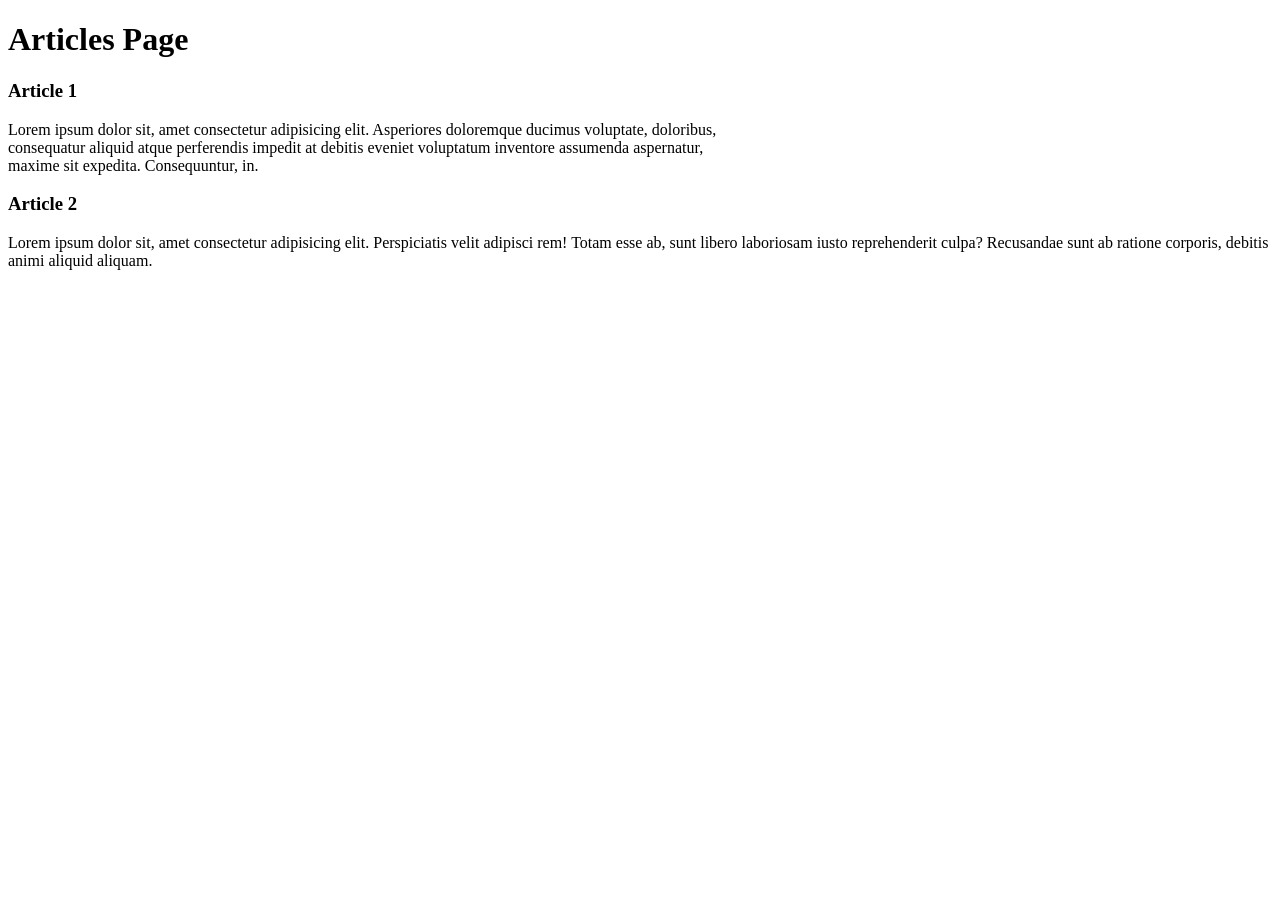
<file: 02-Basic HTML Website/articles.html>
<!DOCTYPE html>
<html lang="en">
<head>
    <meta charset="UTF-8">

    <!-- Meta SEO Tag  -->
    <meta name="viewport" content="width=device-width, initial-scale=1.0">
    <title>Articles Page</title>
</head>
<body>
    <h1>Articles Page</h1>
    <article>
        <h3>Article 1</h3>
        <p>
            Lorem ipsum dolor sit, amet consectetur adipisicing elit. Asperiores doloremque ducimus voluptate, doloribus,
            <br> consequatur aliquid atque perferendis impedit at debitis eveniet voluptatum inventore assumenda aspernatur,
            <br> maxime sit expedita. Consequuntur, in.
        </p>
        <h3>Article 2</h3>
        <p>
            Lorem ipsum dolor sit, amet consectetur adipisicing elit. Perspiciatis velit adipisci rem! Totam esse ab, sunt libero laboriosam iusto reprehenderit culpa? Recusandae sunt ab ratione corporis, debitis animi aliquid aliquam.
        </p>
    </article>
</body>
</html>
</file>
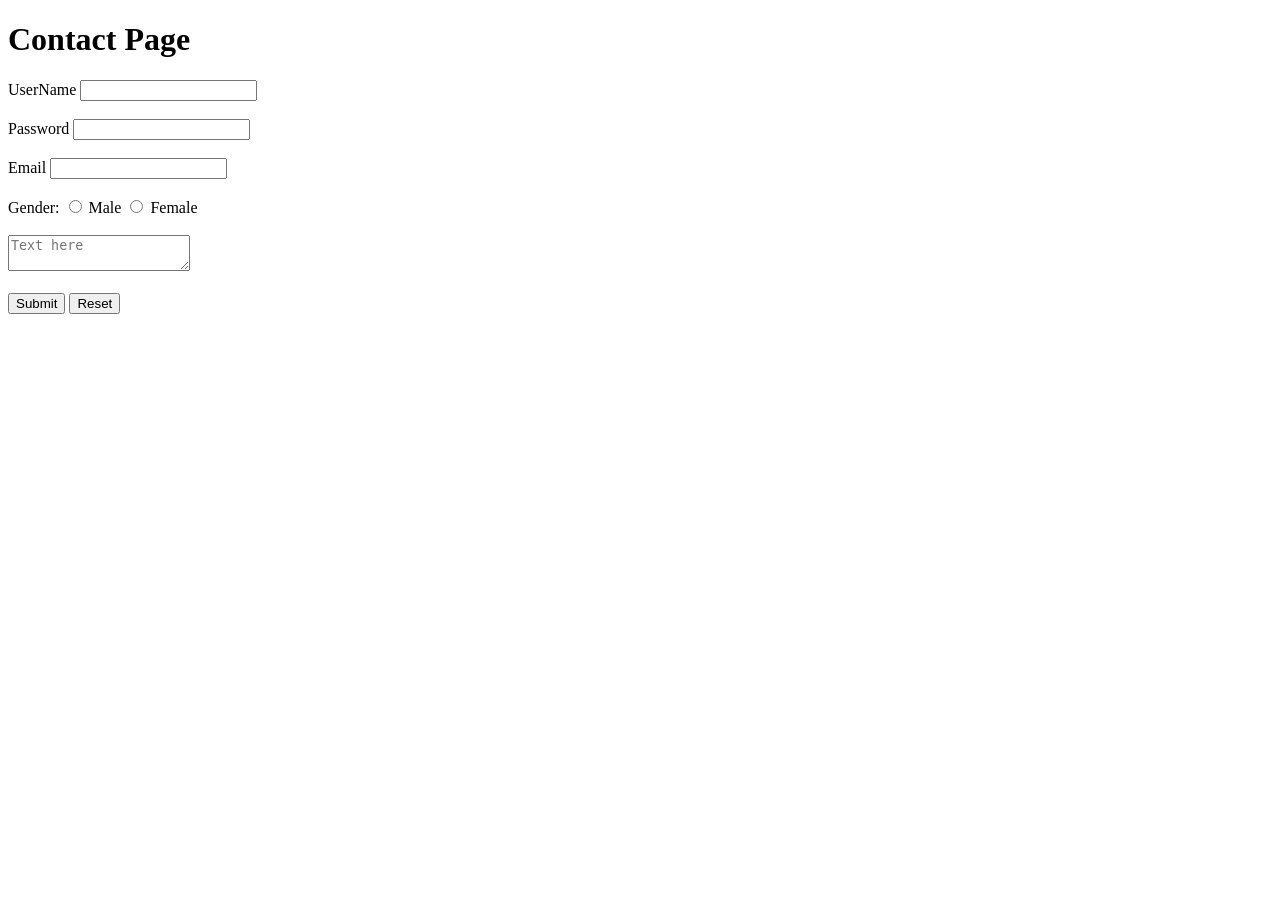
<file: 02-Basic HTML Website/contact.html>
<!DOCTYPE html>
<html lang="en">
<head>
    <meta charset="UTF-8">
    <meta name="viewport" content="width=device-width, initial-scale=1.0">

    <!-- SEO Meta Tags  -->
    <title>Contact Page</title>
    <meta name="description" content="you can contact from this page">
</head>
<body>
    <h1>Contact Page</h1>
    <form action="" method="post">

        <label for="name">UserName</label>
        <input type="text" name="name" id="name" required>
        <br><br>

        <label for="pass">Password</label>
        <input type="password" name="password" id="pass" minlength="10" maxlength="20" required>
        <br><br>

        <label for="email">Email</label>
        <input type="email" name="email" id="email" required>
        <br><br>

        <label>Gender: </label>
        <input type="radio" value="Male" id="male" name="Gender">
        <label for="male">Male</label>

        <input type="radio" value="Female" id="female" name="Gender">
        <label for="female">Female</label>
        <br><br>

        <textarea name="message" id="message" placeholder="Text here"></textarea>
        <br><br>

        <input type="submit">
        <input type="reset">
    </form>
</body>
</html>
</file>
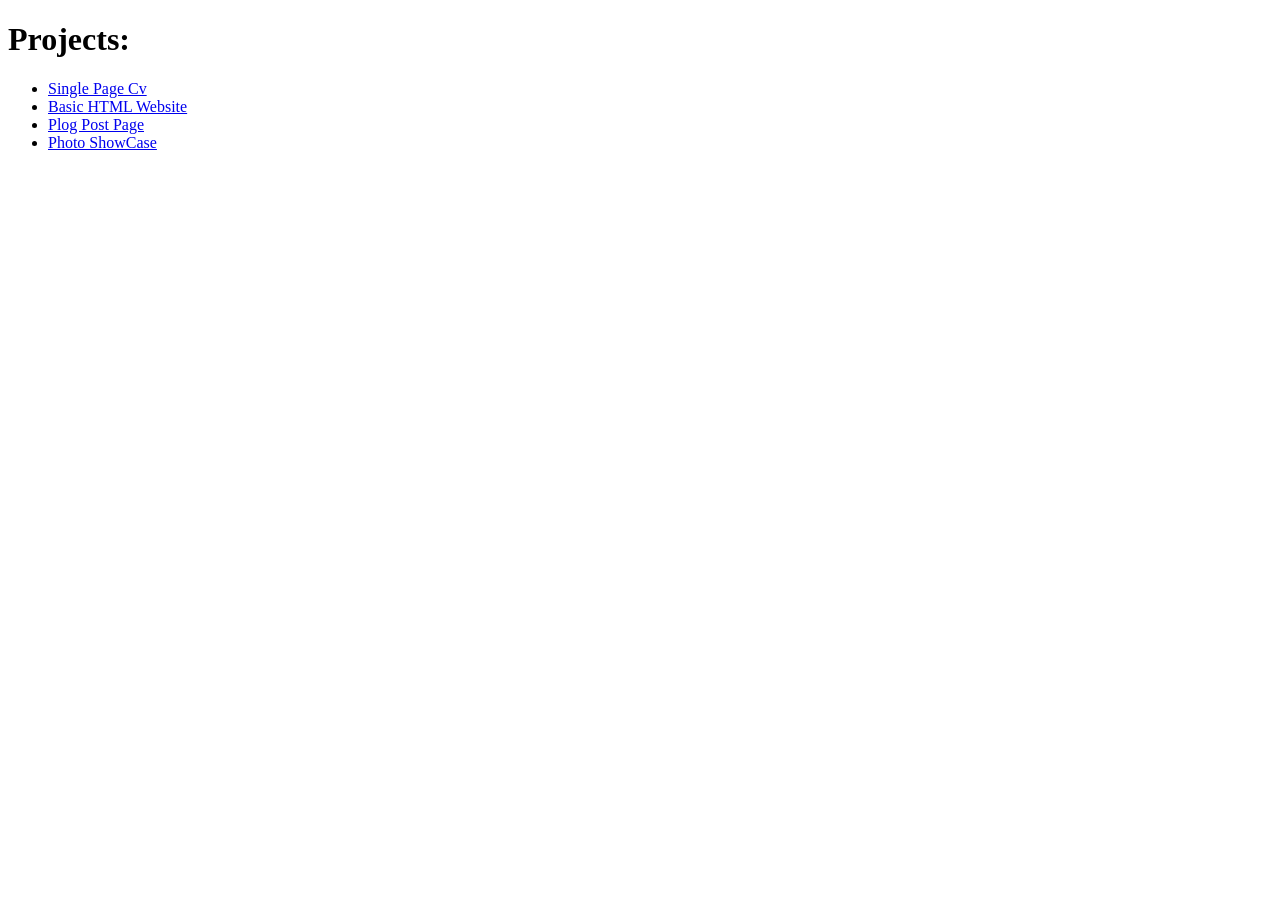
<file: 02-Basic HTML Website/projects.html>
<!DOCTYPE html>
<html lang="en">
<head>
    <meta charset="UTF-8">
    <meta name="viewport" content="width=device-width, initial-scale=1.0">
    
    <!-- SEO Meta Tags  -->
    <meta name="description" content="Show my peojects">
    <title>My Projects</title>

</head>
<body>
    <h1>Projects: </h1>
    <ul>
        <li><a href="#">Single Page Cv</a></li>
        <li><a href="#">Basic HTML Website</a></li>
        <li><a href="#">Plog Post Page</a></li>
        <li><a href="#">Photo ShowCase</a></li>
    </ul>    
</body>
</html>
</file>
<file: 08-column preview card component/CSS/style.css>
* {
  padding: 0;
  margin: 0;
  box-sizing: border-box;
}

main {
  height: 100vh;
  background-color: #f2f2f2;
  font-family: "Lexend Deca", sans-serif;
}

.cards {
  min-height: 100vh;
  display: grid;
  grid-template-columns: repeat(3, 18rem);
  justify-content: center;
  align-content: center;
}

.card-1,
.card-2,
.card-3 {
  min-height: 31rem;
  padding: 2.5rem;
}
.card-1 {
  background-color: #e38525;
  height: 60%;
  border-radius: 0.5rem 0 0 0.5rem;
  padding: 2rem;
}

h2 {
  color: #fff;
  margin-top: 1.3rem;
  font-family: "Big Shoulders", sans-serif;
  font-weight: 700;
  font-size: 2rem;
  color: hsl(0, 0%, 95%);
}

p {
  color: #fff;
  margin-top: 1.3rem;
  color: hsla(0, 0%, 100%, 0.75);
  font-weight: 400;
}

.btn-1,
.btn-2,
.btn-3 {
  margin-top: 7.5rem;
}

.btn-1 {
  background-color: #fff;
  color: #e38525;
  border-radius: 1.2rem;
  padding: 0.7rem;
  width: 7.8rem;
  font-size: 1rem;

  border: none;
}

.btn-1:hover {
  background-color: #e38525;
  color: #fff;
  border: 2px solid #fff;
}

.card-2 {
  background-color: #29838d;
  height: 60%;
  padding: 2rem;
  position: relative;
}

.btn-2 {
  background-color: #fff;
  color: #29838d;
  border-radius: 1.2rem;
  padding: 0.7rem;
  width: 7.8rem;
  font-size: 1rem;
  border: none;
}

.btn-2:hover {
  background-color: #29838d;
  color: #fff;
  border: 2px solid #fff;
}

.card-3 {
  background-color: #013d3b;
  height: 60%;
  border-radius: 0 1.2rem 1.2rem 0;
  padding: 2rem;
}

.btn-3 {
  background-color: #fff;
  color: #013d3b;
  border-radius: 1.2rem;
  padding: 0.7rem;
  width: 7.8rem;
  font-size: 1rem;
  border: none;
}

.btn-3:hover {
  background-color: #013d3b;
  color: #fff;
  border: 2px solid #fff;
}

/* Tablet */
@media (max-width: 900px) {
  .cards {
    grid-template-columns: repeat(3, 15rem);
  }

  .card-1,
  .card-2,
  .card-3 {
    padding: 1.5rem;
    min-height: 100%;
  }

  .btn-1,
  .btn-2,
  .btn-3 {
    margin-top: 3rem;
  }
}

/* Mobile */
@media (max-width:768px) {
  .cards{
    grid-template-columns: 0.9fr;
    padding: 3rem 1.5rem;
  }

  .card-1,.card-2,.card-3{
    min-height: 28rem;
  
  }

  .card-1{
    border-radius: 0.5rem 0.5rem 0 0;
  }

  .card-2{
    border-radius: 0;
  }

  .card-3{
    border-radius: 0 0 0.5rem 0.5rem;
  }
}
</file>
<file: 10-clipboard-landing-page-master/CSS/style.css>
* {
  padding: 0;
  margin: 0;
  box-sizing: border-box;
}

body {
  font-family: "Outfit", sans-serif;
}

header {
  text-align: center;
  padding: 8rem 0 0 0;
  background-image: url(../images/bg-header-desktop.png);
  background-repeat: no-repeat;
  background-size: cover;
}

header h1 {
  color: hsl(210, 10%, 33%);
  margin: 1rem 0;
  font-weight: 700;
}

p {
  color: hsl(201, 11%, 66%);
  font-weight: 500;
  width: 35%;
  margin: 1rem auto;
  line-height: 2;
}

.btn-1,
.btn-2 {
  color: #fff;
  text-align: center;
  border-radius: 1.5rem;
  padding: 0.7rem 1.4rem;
  margin: 0.5rem;
  background-color: hsl(171, 66%, 44%);
  font-weight: 500;
  border: none;
  transition: opacity 0.3 ease;
}

.btn-1:hover,
.btn-2:hover {
  cursor: pointer;
  opacity: 0.7;
}

.btn-1 {
  background-color: hsl(171, 66%, 44%);
}

.btn-2 {
  background-color: hsl(233, 100%, 69%);
}

section.intro {
  text-align: center;
  margin: 5rem auto;
}

.intro h2 {
  color: hsl(210, 10%, 33%);
  margin: 1rem 0;
  font-weight: 700;
}

.text-area {
  /* width: 90%; */
  display: flex;
  align-items: center;
  gap: 7rem;
}

.text p {
  width: 21rem;
  margin-bottom: 5rem;
}

h2 {
  color: hsl(210, 10%, 33%);
}

.main-body {
  text-align: center;
  margin: 7rem 0;
}

.main-body img {
  margin-top: 3.5rem;
}

.features {
  display: flex;
  justify-content: center;
  margin: 1rem 0;
  text-align: center;
  gap: 2rem;
}



.features p {
  width: 21rem;
}

.features img {
  margin-bottom: 1.5rem;
}

section.logos {
  display: flex;
  justify-content: center;
  margin: 5rem 0;
  gap: 5rem;
}

section.download {
  text-align: center;
  margin: 7rem 0;
}

footer {
  background-color: #f4f4f6;
  display: flex;
  justify-content: space-around;
  align-items: center;
  height: 8rem;
}

footer img[alt="logo"] {
  width: 3rem;
}

nav {
  display: grid;
  grid-template-columns: repeat(3, 7rem);
  grid-template-rows: repeat(2, 3rem);
  column-gap: 7rem;
  align-items: center;
  grid-auto-flow: column;
}
nav a {
  text-decoration: none;
  color: hsl(201, 11%, 66%);
  font-weight: 500;
  transition: color 0.3 ease;
}

footer .icons {
  display: flex;
  gap: 1.5rem;
  align-items: center;
}

a img {
  transition: filter 0.3s ease;
}

a:hover img {
  filter: brightness(0) saturate(100%) invert(54%) sepia(21%) saturate(3774%)
    hue-rotate(133deg) brightness(106%) contrast(70%);
}

a {
  transition: color 0.3s ease;
}

a:hover {
  color: rgb(38, 186, 164);
}

@media (max-width: 1215px) {
  .text-area {
    display: block;
    text-align: center;
    width: 100%;
  }
  .text {
    margin-top: 4rem;
  }

  .features{
    display: block;
    text-align: center;
  }

  .logos > *{
    display: block;
    margin: 4rem auto;
  }

  section.logos{
    display: block;
    /* width: 100%; */
    text-align: center;
  }

  .main-body img{
    width: 100%;
  }
}



@media (max-width: 767.98px) {
  header h1 {
    font-weight: 500;
    width: 80%;
    margin: 4rem auto 1rem auto;
  }
  header p {
    width: 75%;
    margin: 0 auto;
  }

  .btn-1,
  .btn-2 {
    display: block;
    width: 70%;
    margin: 1.5rem auto;
    padding: 1rem;
    font-weight: 700;
  }

  .text-area {
    display: block;
    text-align: center;
    width: 100%;
  }

  .text-area img {
    width: 65%;
  }

  .text {
    margin-top: 4rem;
  }

  .main-body img {
    width: 65%;
  }

  .intro h2 {
    width: 60%;
    margin: 1rem auto;
  }

  .intro p {
    width: 72%;
  }

  .text p {
    width: 80%;
  }

  .main-body h2 {
    width: 70%;
    margin: 5rem auto 0 auto;
  }

  .main-body p {
    width: 70%;
  }

  .main-body img {
    width: 95%;
  }

  .features {
    display: block;
  }

  .features div {
    margin: 5rem 0 5rem 0;
  }

  section.logos {
    display: block;
  }
  .logos img {
    display: block;
    margin: 5rem auto;
  }

  .download h2 {
    width: 50%;
    margin: 2rem auto;
  }

  .download p {
    width: 60%;
    margin: 1rem auto;
  }

  footer {
    text-align: center;
    display: block;
    width: 100%;
    height: auto;
    padding: 2rem;
  }

  footer nav {
    display: block;
  }

  nav a {
    display: block;
    margin: 1rem 0 1rem 0;
  }

  footer .icons {
    display: block;
    margin: 1rem auto;
  }

  .icons img {
    margin: 1rem;
  }
}
</file>
<file: 09-recipe-page-main/Recipe page/CSS/style.css>
*{
    padding: 0;
    margin: 0;
    box-sizing: border-box;
}

body {
    background-color: #F3E5D8;
    font-family: "Outfit", sans-serif;
}


.container {
    width: 40rem;
    min-height: 100vh;
    padding: 2rem;
    margin: 4rem auto;
    background-color: #fff;
    border-radius: 1rem;
}

img{
    width: 100%;
    border-radius: 1rem;
}

h1 {
    font-family: "Young Serif", serif;
    font-weight: 300;
    margin-top: 1.5rem;
}

p {
    color: #4e4c4c;
    margin-top: 0.5rem;
    font-weight: 300;
}

 ul.pre-time {
    background-color: #FFF7FC;
    padding: 1rem;
    margin-top: 1rem;
    border-radius: 1rem;
    list-style: none;
}

.pre-time h3 {
    color: #943f66;
    padding: 1rem;
}

li {
  position: relative;
  padding-left: 2rem;
  font-weight: 300;
   color:  #4e4c4c;
}

li b{
    font-weight: 600;
}

 ul li::before {
  content: "";
  position: absolute;
  left: 0.5rem;
  top: 0.5rem;
  width: 0.26rem;
  height: 0.26rem;
  background-color: #943f66;
  border-radius: 100%;
}

ul.ingredients{
    padding: 1.5rem 0 1.5rem 0;
    list-style: none;
}

h2{
    color: #79574b;
    padding-bottom: 1rem;
    font-family: "Young Serif", serif;
    font-weight: 400;
}

.ingredients li::before{
    background-color: #79574b;
}

hr {
    border: rgb(212, 207, 207) solid 0.1px;
    margin-top: 0.5rem;
    margin-bottom: 1rem;
}

ol{
    list-style: none;
}

ol li {
    position: relative;
    counter-increment: step;
    padding-bottom: 1rem;
}

ol li::before{
    content: counter(step)".";
    position: absolute;
    left: 0.1rem;
    color: #79574b;
    font-weight: bold;
    
}

/* b {
    font-weight: 600;
} */

/* ol li:not(b){
    color: #4e4c4c;
} */

table {
    width: 100%;
    
}

td{
    padding: 0.7rem;
    border-bottom: 1px solid #ddd;
    font-weight: 300;
}

tr.no-border td{
    border-bottom: none;

}

td:nth-child(2){
    color: #8f533d;
    font-weight: 500;
}

@media (max-width: 991.98px) {
    .container{
        width: 70%;
        margin: 2rem auto;
    }

    h1{
        font-size: 1.5rem;
    }
}

@media (max-width: 767.98px) {
    .container{
        width: 80%;
        margin: 1.5rem auto;
    }

    h1{
        font-size: 1.2rem;
    }
    h2{
        font-size: 1rem;
    }
    h3{
        font-size: 0.8rem;
    }
}
</file>
